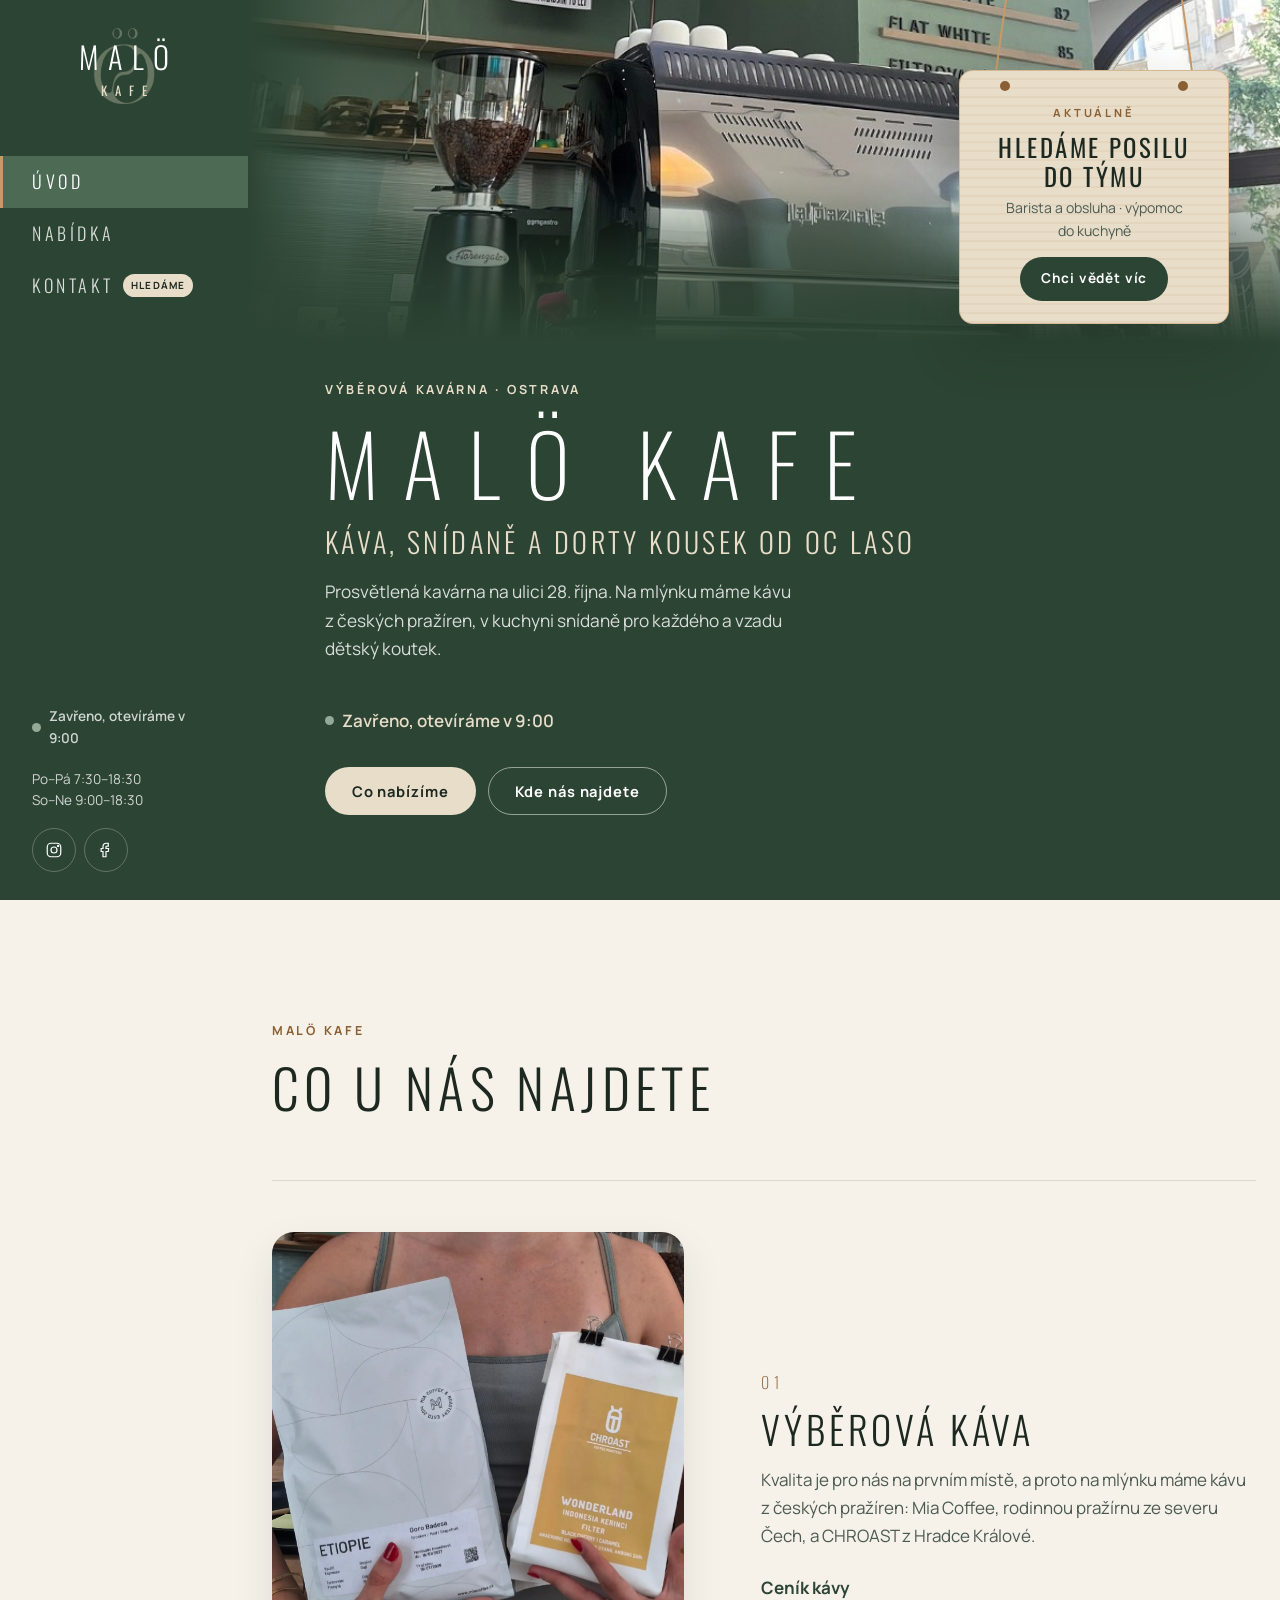
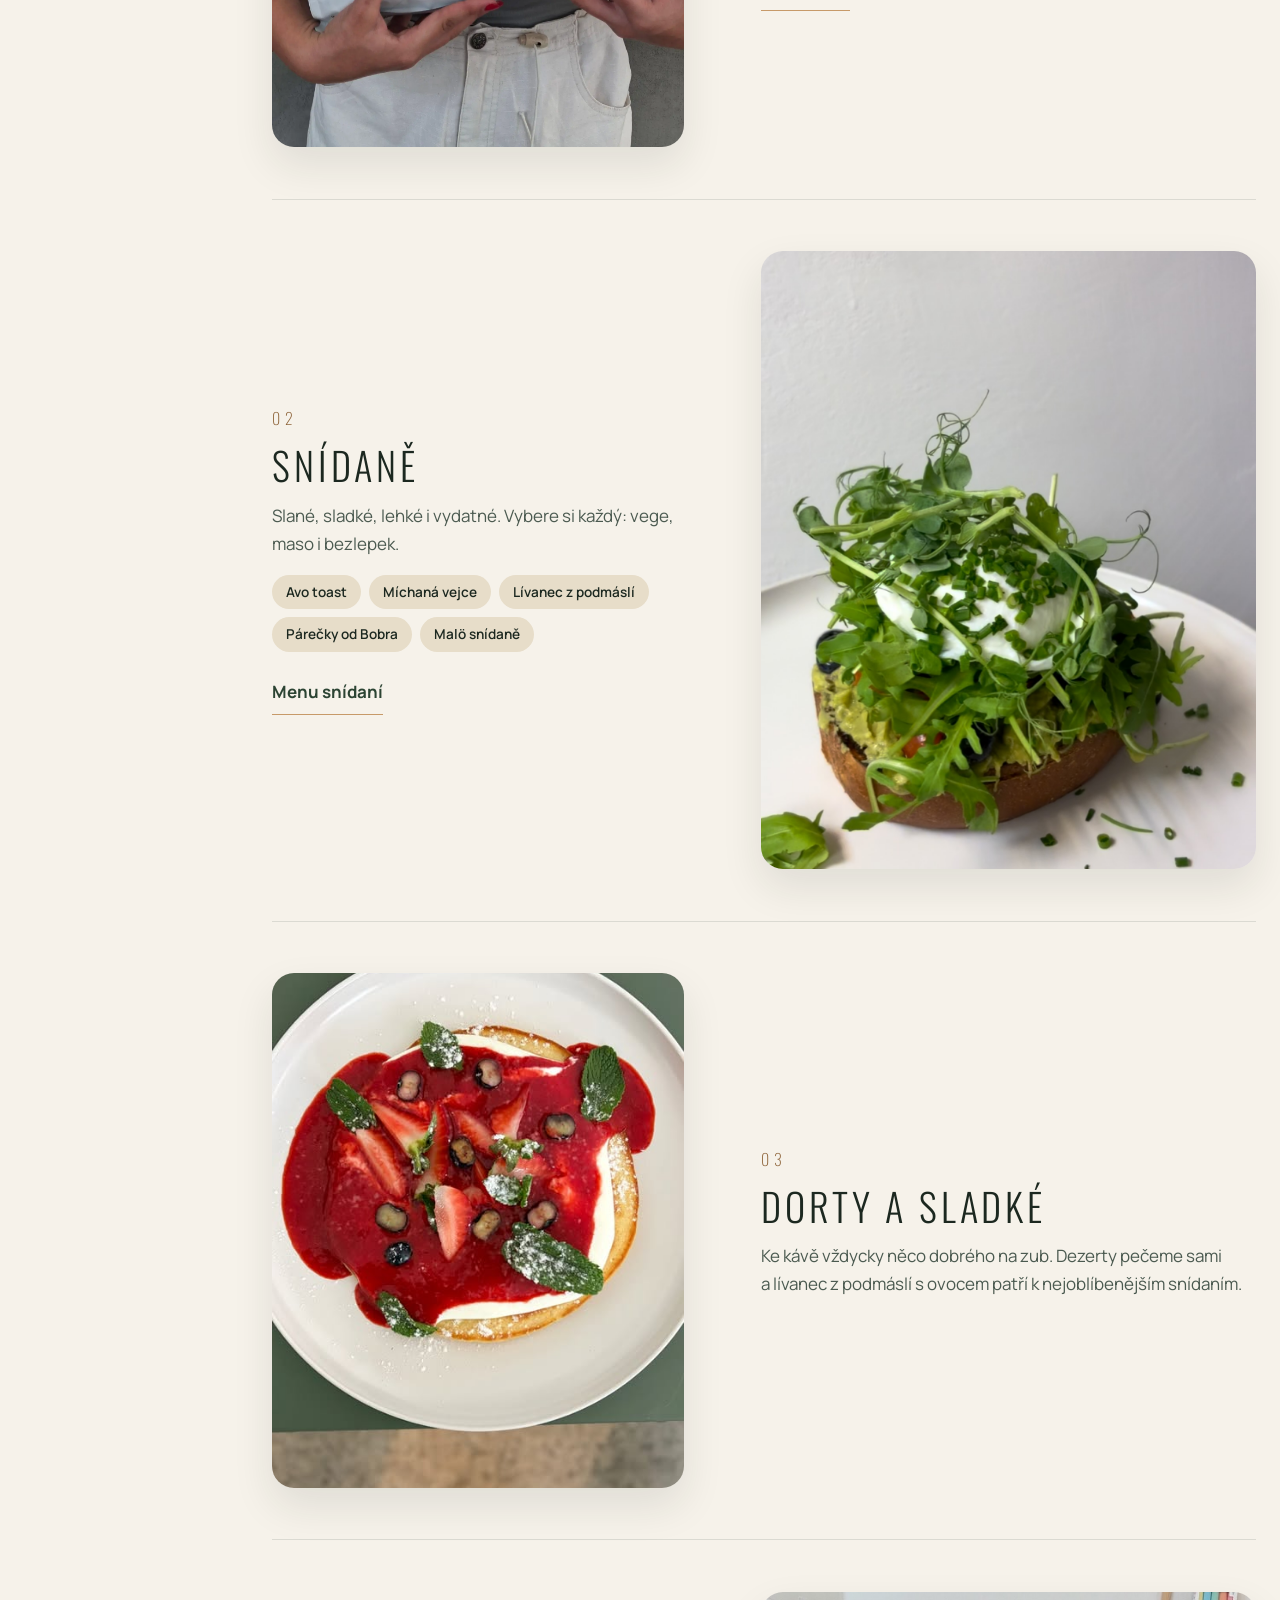
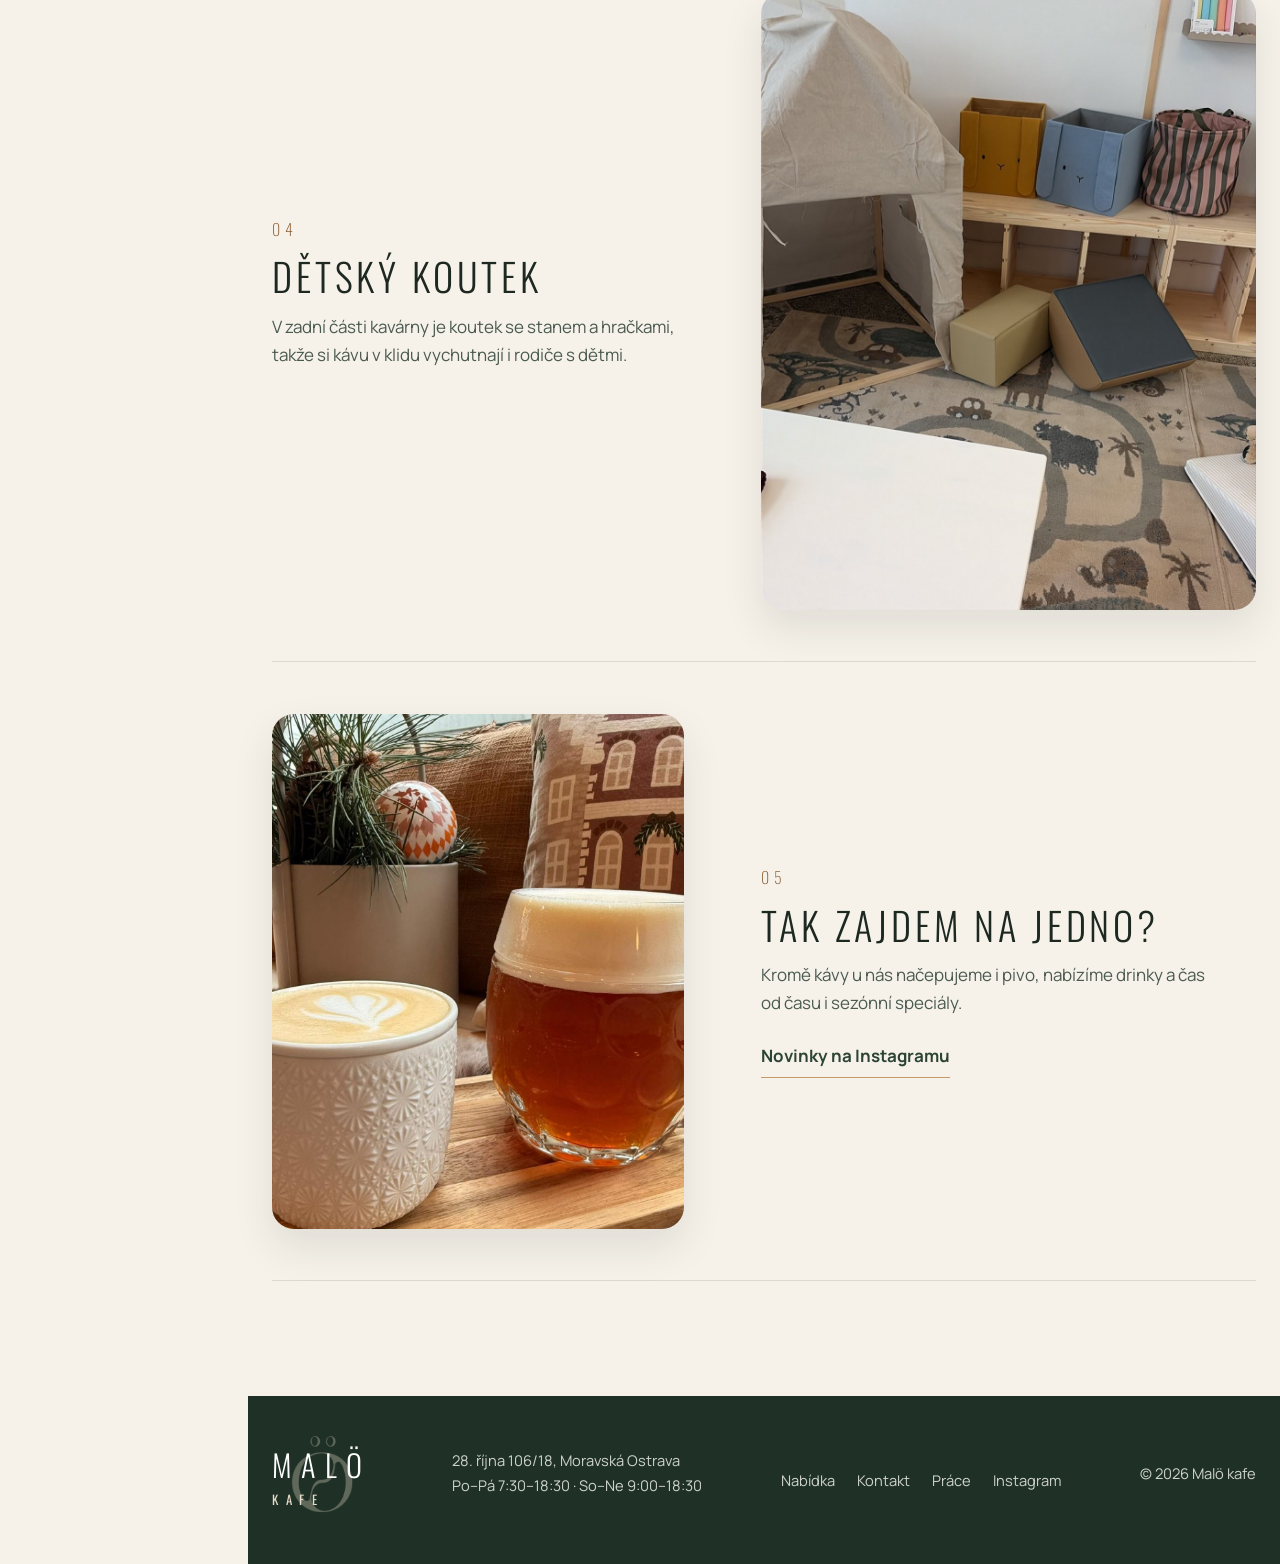
<file: index.html>
<!doctype html>
<html lang="cs">
<head>
  <meta charset="utf-8">
  <meta name="viewport" content="width=device-width, initial-scale=1">
  <title>Malö kafe – výběrová kavárna v centru Ostravy</title>
  <meta name="description" content="Malö kafe na ulici 28. října v Ostravě: výběrová káva z českých pražíren, snídaně, dorty, čepované pivo a dětský koutek.">
  <link rel="icon" href="logo.jpg">
  <link rel="preconnect" href="https://fonts.googleapis.com">
  <link rel="preconnect" href="https://fonts.gstatic.com" crossorigin>
  <link href="https://fonts.googleapis.com/css2?family=Manrope:wght@400;500;600;700&family=Oswald:wght@200..600&display=swap" rel="stylesheet">
  <link rel="stylesheet" href="styles.css">
</head>
<body>
  <a class="skip" href="#obsah">Přeskočit na obsah</a>

  <header class="topbar">
    <a class="logo" href="index.html" aria-label="Malö kafe – úvod"><img class="logo__mark" src="logo-svetle.png" width="320" height="320" alt=""><span class="logo__name">MALÖ</span><span class="logo__sub">kafe</span></a>
    <button class="menu-btn" type="button" aria-expanded="false" aria-controls="menu" aria-label="Otevřít menu"><span></span></button>
  </header>

  <aside class="rail" id="menu">
    <a class="logo" href="index.html" aria-label="Malö kafe – úvod"><img class="logo__mark" src="logo-svetle.png" width="320" height="320" alt=""><span class="logo__name">MALÖ</span><span class="logo__sub">kafe</span></a>
    <nav class="rail__nav" aria-label="Hlavní menu">
      <ul>
        <li><a href="index.html" aria-current="page"><span class="t">Úvod</span></a></li>
        <li><a href="nabidka.html"><span class="t">Nabídka</span></a></li>
        <li><a href="kontakt.html"><span class="t">Kontakt</span> <span class="tag-hiring">hledáme</span></a></li>
      </ul>
    </nav>
    <div class="rail__foot">
      <p class="status" data-status><span class="status__dot"></span><span class="status__text">Po–Pá 7:30–18:30</span></p>
      <p class="rail__hours">Po–Pá 7:30–18:30<br>So–Ne 9:00–18:30</p>
      <div class="social">
        <a href="https://www.instagram.com/malokafeostrava/" target="_blank" rel="noopener" aria-label="Instagram Malö kafe">
          <svg viewBox="0 0 24 24" fill="none" stroke="currentColor" stroke-width="1.6" aria-hidden="true"><rect x="3" y="3" width="18" height="18" rx="5"/><circle cx="12" cy="12" r="4"/><circle cx="17.5" cy="6.5" r=".8" fill="currentColor"/></svg>
        </a>
        <a href="https://www.facebook.com/notroublefm/" target="_blank" rel="noopener" aria-label="Facebook">
          <svg viewBox="0 0 24 24" fill="none" stroke="currentColor" stroke-width="1.6" aria-hidden="true"><path d="M15 3h-2.5A4.5 4.5 0 0 0 8 7.5V10H5.5v4H8v7h4v-7h3l.5-4H12V7.5c0-.3.2-.5.5-.5H15z"/></svg>
        </a>
      </div>
    </div>
  </aside>
  <div class="scrim" aria-hidden="true"></div>

  <div class="sign" role="complementary" aria-label="Aktuálně: hledáme posilu">
    <div class="sign__strings" aria-hidden="true"></div>
    <div class="sign__board">
      <span class="sign__kicker">Aktuálně</span>
      <p class="sign__title">Hledáme posilu do&nbsp;týmu</p>
      <p class="sign__roles">Barista a obsluha · výpomoc do&nbsp;kuchyně</p>
      <a class="btn btn--dark" href="kontakt.html#prace">Chci vědět víc</a>
    </div>
  </div>

  <main class="main" id="obsah">
    <section class="hero">
      <div class="hero__strip">
        <img src="head-bar.jpg" width="961" height="429" alt="Bar Malö kafe se zelenou stěnou, kávovarem, mlýnkem a ceníkem z dřevěných latěk">
      </div>
      <div class="hero__text">
        <span class="kicker kicker--light">Výběrová kavárna · Ostrava</span>
        <h1 class="hero__name">Malö kafe</h1>
        <p class="hero__title">Káva, snídaně a&nbsp;dorty kousek od&nbsp;OC&nbsp;Laso</p>
        <p class="hero__lead">Prosvětlená kavárna na ulici 28. října. Na mlýnku máme kávu z&nbsp;českých pražíren, v&nbsp;kuchyni snídaně pro každého a&nbsp;vzadu dětský koutek.</p>
        <p class="status hero__status" data-status><span class="status__dot"></span><span class="status__text">Po–Pá 7:30–18:30, So–Ne 9:00–18:30</span></p>
        <div class="btns">
          <a class="btn btn--oat" href="nabidka.html">Co nabízíme</a>
          <a class="btn btn--line" href="kontakt.html">Kde nás najdete</a>
        </div>
      </div>
    </section>

    <section class="section">
      <div class="wrap">
        <div class="section-head reveal">
          <span class="kicker">Malö kafe</span>
          <h2>Co u&nbsp;nás najdete</h2>
        </div>

        <article class="feature">
          <div class="feature__media reveal"><img src="kava-prazirny.webp" width="1440" height="1920" loading="lazy" alt="Dva sáčky výběrové kávy: Etiopie od Mia Coffee a Wonderland od CHROAST"></div>
          <div class="feature__body reveal">
            <span class="feature__num">01</span>
            <h3>Výběrová káva</h3>
            <p>Kvalita je pro nás na prvním místě, a&nbsp;proto na mlýnku máme kávu z&nbsp;českých pražíren: Mia Coffee, rodinnou pražírnu ze severu Čech, a&nbsp;CHROAST z&nbsp;Hradce Králové.</p>
            <a class="link" href="nabidka.html">Ceník kávy</a>
          </div>
        </article>

        <article class="feature feature--flip">
          <div class="feature__media reveal"><img src="avo-toast.jpg" width="1125" height="2000" loading="lazy" alt="Avo toast se zastřeným vejcem, rukolou a hráškovými výhonky"></div>
          <div class="feature__body reveal">
            <span class="feature__num">02</span>
            <h3>Snídaně</h3>
            <p>Slané, sladké, lehké i&nbsp;vydatné. Vybere si každý: vege, maso i&nbsp;bezlepek.</p>
            <ul class="mini-list">
              <li>Avo toast</li><li>Míchaná vejce</li><li>Lívanec z podmáslí</li><li>Párečky od Bobra</li><li>Malö snídaně</li>
            </ul>
            <a class="link" href="nabidka.html#snidane">Menu snídaní</a>
          </div>
        </article>

        <article class="feature">
          <div class="feature__media reveal"><img src="livanec.jpg" width="480" height="853" loading="lazy" alt="Lívanec se zakysanou smetanou, jahodami, borůvkami a mátou na zeleném stole"></div>
          <div class="feature__body reveal">
            <span class="feature__num">03</span>
            <h3>Dorty a&nbsp;sladké</h3>
            <p>Ke kávě vždycky něco dobrého na zub. Dezerty pečeme sami a&nbsp;lívanec z&nbsp;podmáslí s&nbsp;ovocem patří k&nbsp;nejoblíbenějším snídaním.</p>
          </div>
        </article>

        <article class="feature feature--flip">
          <div class="feature__media reveal"><img src="koutek.jpg" width="1080" height="1440" loading="lazy" alt="Dětský koutek se stanem, látkovými boxy na hračky a kobercem s mapou"></div>
          <div class="feature__body reveal">
            <span class="feature__num">04</span>
            <h3>Dětský koutek</h3>
            <p>V&nbsp;zadní části kavárny je koutek se stanem a&nbsp;hračkami, takže si kávu v&nbsp;klidu vychutnají i&nbsp;rodiče s&nbsp;dětmi.</p>
          </div>
        </article>

        <article class="feature">
          <div class="feature__media reveal"><img src="kava-pivo.jpg" width="1200" height="1600" loading="lazy" alt="Cappuccino s latte art a sklenice čepovaného piva na dřevěném prkénku"></div>
          <div class="feature__body reveal">
            <span class="feature__num">05</span>
            <h3>Tak zajdem na jedno?</h3>
            <p>Kromě kávy u&nbsp;nás načepujeme i&nbsp;pivo, nabízíme drinky a&nbsp;čas od&nbsp;času i&nbsp;sezónní speciály.</p>
            <a class="link" href="https://www.instagram.com/malokafeostrava/" target="_blank" rel="noopener">Novinky na Instagramu</a>
          </div>
        </article>
      </div>
    </section>
  </main>

  <footer class="footer main">
    <div class="wrap footer__grid">
      <a class="logo" href="index.html" aria-label="Malö kafe – úvod"><img class="logo__mark" src="logo-svetle.png" width="320" height="320" alt=""><span class="logo__name">MALÖ</span><span class="logo__sub">kafe</span></a>
      <p>28. října 106/18, Moravská Ostrava<br>Po–Pá 7:30–18:30 · So–Ne 9:00–18:30</p>
      <nav class="footer__links" aria-label="Odkazy v patičce">
        <a href="nabidka.html">Nabídka</a><a href="kontakt.html">Kontakt</a><a href="kontakt.html#prace">Práce</a>
        <a href="https://www.instagram.com/malokafeostrava/" target="_blank" rel="noopener">Instagram</a>
      </nav>
      <p>© <span data-year>2026</span> Malö kafe</p>
    </div>
  </footer>

  <script src="script.js"></script>
</body>
</html>
</file>
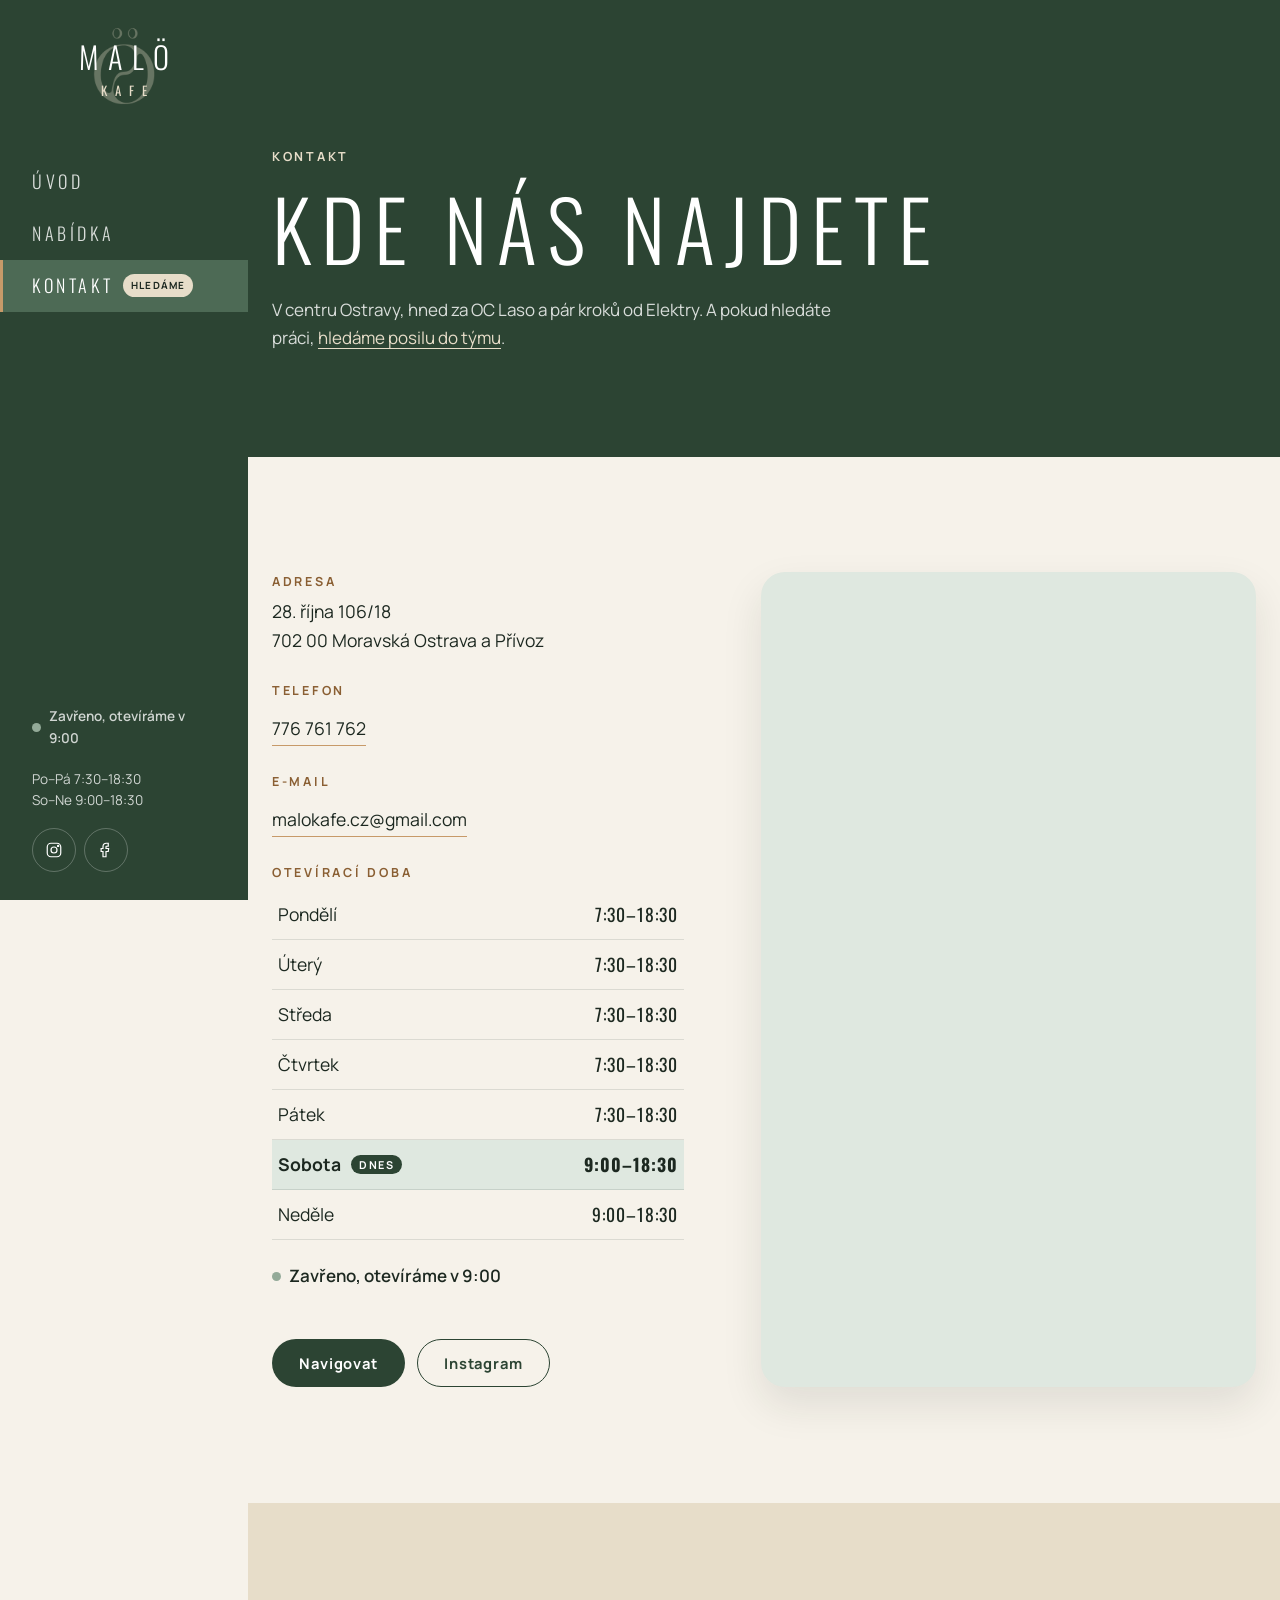
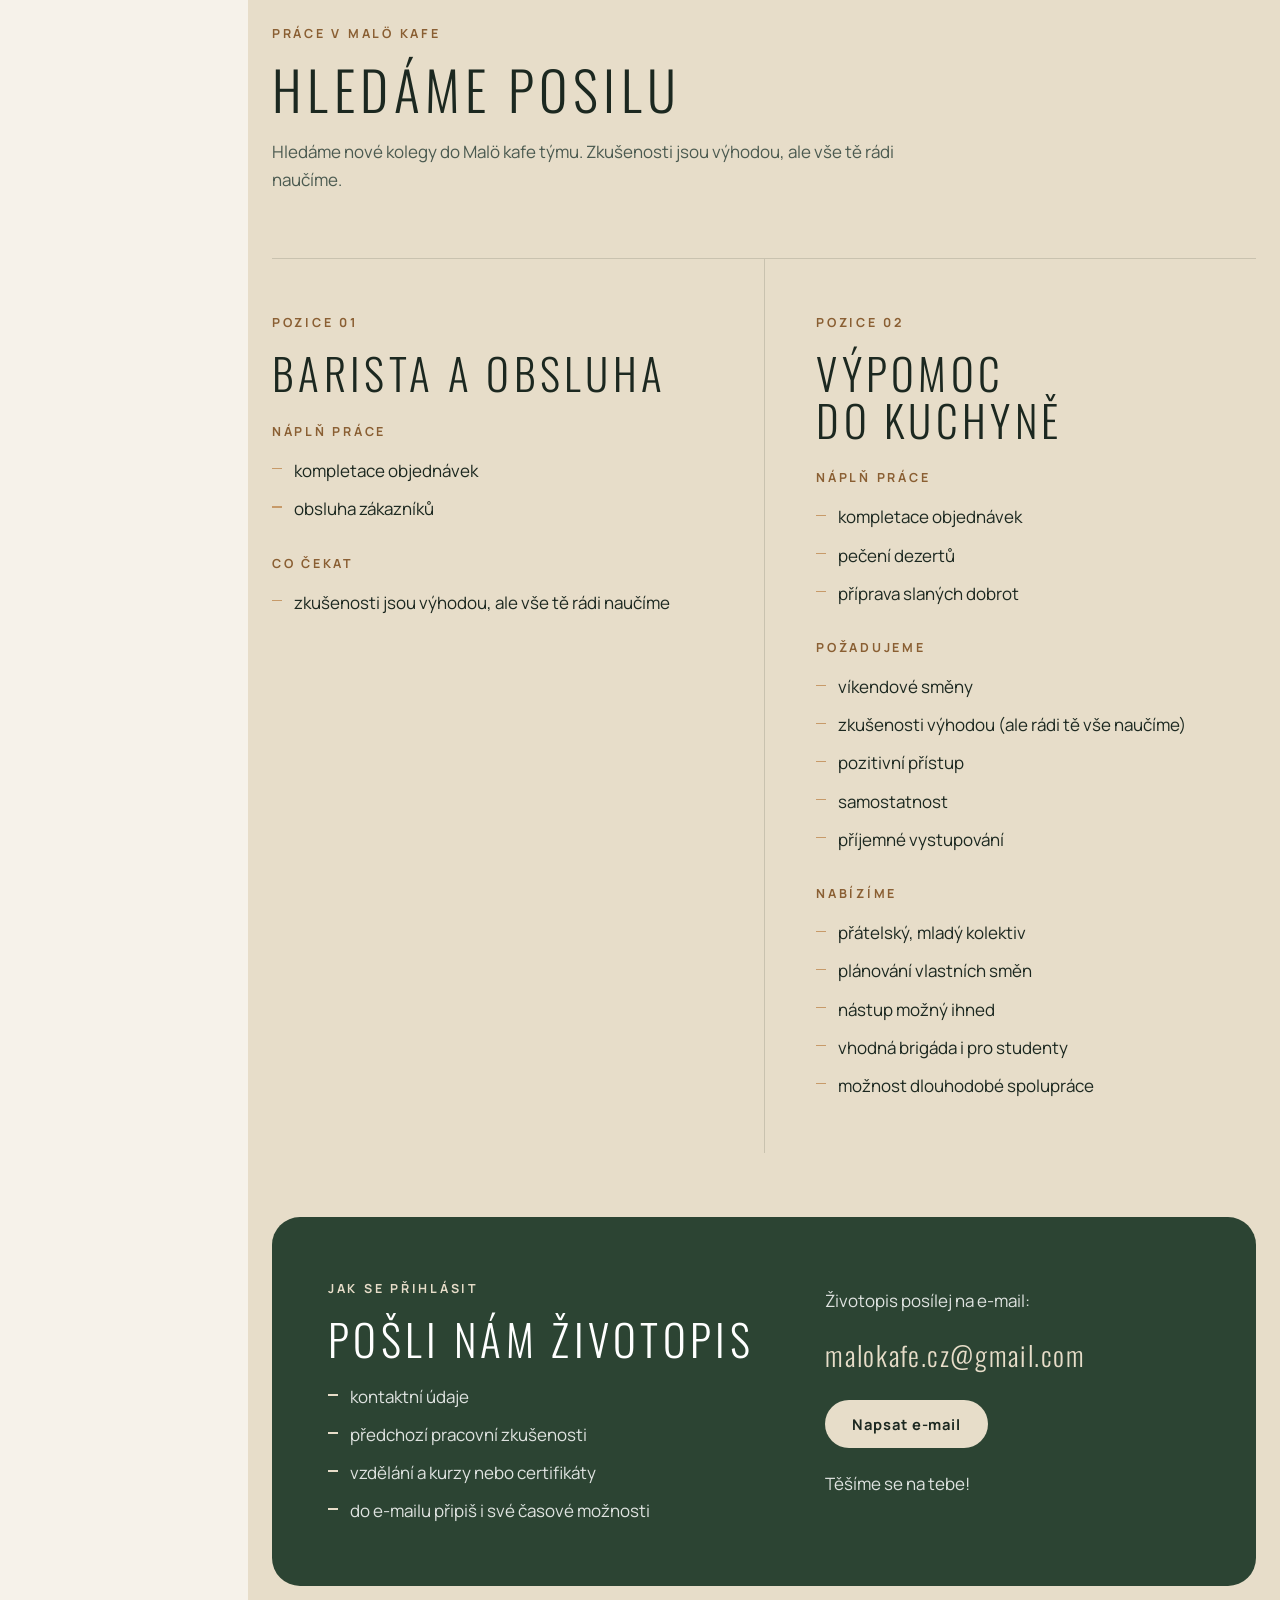
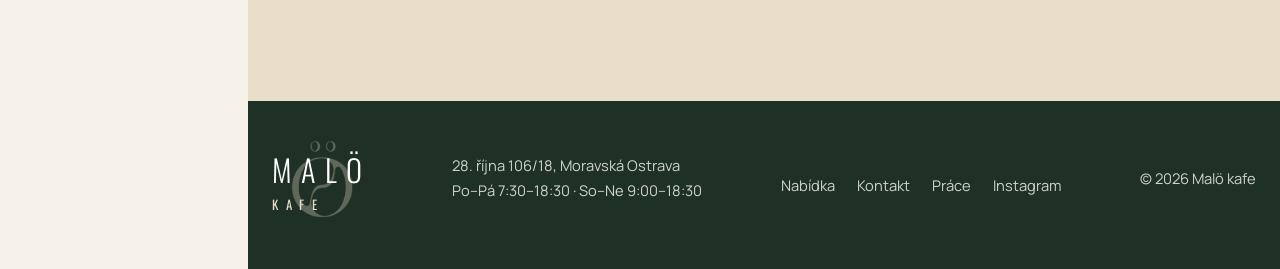
<file: kontakt.html>
<!doctype html>
<html lang="cs">
<head>
  <meta charset="utf-8">
  <meta name="viewport" content="width=device-width, initial-scale=1">
  <title>Kontakt a práce – Malö kafe, 28. října 18, Ostrava</title>
  <meta name="description" content="Malö kafe, 28. října 106/18, Moravská Ostrava. Otevřeno Po–Pá 7:30–18:30, So–Ne 9:00–18:30. Hledáme baristu a výpomoc do kuchyně.">
  <link rel="icon" href="logo.jpg">
  <link rel="preconnect" href="https://fonts.googleapis.com">
  <link rel="preconnect" href="https://fonts.gstatic.com" crossorigin>
  <link href="https://fonts.googleapis.com/css2?family=Manrope:wght@400;500;600;700&family=Oswald:wght@200..600&display=swap" rel="stylesheet">
  <link rel="stylesheet" href="styles.css">
</head>
<body>
  <a class="skip" href="#obsah">Přeskočit na obsah</a>

  <header class="topbar">
    <a class="logo" href="index.html" aria-label="Malö kafe – úvod"><img class="logo__mark" src="logo-svetle.png" width="320" height="320" alt=""><span class="logo__name">MALÖ</span><span class="logo__sub">kafe</span></a>
    <button class="menu-btn" type="button" aria-expanded="false" aria-controls="menu" aria-label="Otevřít menu"><span></span></button>
  </header>

  <aside class="rail" id="menu">
    <a class="logo" href="index.html" aria-label="Malö kafe – úvod"><img class="logo__mark" src="logo-svetle.png" width="320" height="320" alt=""><span class="logo__name">MALÖ</span><span class="logo__sub">kafe</span></a>
    <nav class="rail__nav" aria-label="Hlavní menu">
      <ul>
        <li><a href="index.html"><span class="t">Úvod</span></a></li>
        <li><a href="nabidka.html"><span class="t">Nabídka</span></a></li>
        <li><a href="kontakt.html" aria-current="page"><span class="t">Kontakt</span> <span class="tag-hiring">hledáme</span></a></li>
      </ul>
    </nav>
    <div class="rail__foot">
      <p class="status" data-status><span class="status__dot"></span><span class="status__text">Po–Pá 7:30–18:30</span></p>
      <p class="rail__hours">Po–Pá 7:30–18:30<br>So–Ne 9:00–18:30</p>
      <div class="social">
        <a href="https://www.instagram.com/malokafeostrava/" target="_blank" rel="noopener" aria-label="Instagram Malö kafe">
          <svg viewBox="0 0 24 24" fill="none" stroke="currentColor" stroke-width="1.6" aria-hidden="true"><rect x="3" y="3" width="18" height="18" rx="5"/><circle cx="12" cy="12" r="4"/><circle cx="17.5" cy="6.5" r=".8" fill="currentColor"/></svg>
        </a>
        <a href="https://www.facebook.com/notroublefm/" target="_blank" rel="noopener" aria-label="Facebook">
          <svg viewBox="0 0 24 24" fill="none" stroke="currentColor" stroke-width="1.6" aria-hidden="true"><path d="M15 3h-2.5A4.5 4.5 0 0 0 8 7.5V10H5.5v4H8v7h4v-7h3l.5-4H12V7.5c0-.3.2-.5.5-.5H15z"/></svg>
        </a>
      </div>
    </div>
  </aside>
  <div class="scrim" aria-hidden="true"></div>

  <main class="main" id="obsah">
    <header class="page-head">
      <div class="wrap reveal">
        <span class="kicker kicker--light">Kontakt</span>
        <h1>Kde nás najdete</h1>
        <p>V&nbsp;centru Ostravy, hned za OC&nbsp;Laso a&nbsp;pár kroků od&nbsp;Elektry. A&nbsp;pokud hledáte práci, <a href="#prace">hledáme posilu do&nbsp;týmu</a>.</p>
      </div>
    </header>

    <section class="section">
      <div class="wrap contact">
        <div class="reveal">
          <dl>
            <dt>Adresa</dt>
            <dd>28. října 106/18<br>702 00 Moravská Ostrava a&nbsp;Přívoz</dd>
            <dt>Telefon</dt>
            <dd><a href="tel:+420776761762">776 761 762</a></dd>
            <dt>E-mail</dt>
            <dd><a href="mailto:malokafe.cz@gmail.com">malokafe.cz@gmail.com</a></dd>
            <dt>Otevírací doba</dt>
            <dd>
              <table class="hours">
                <tbody>
                  <tr data-day="1"><td>Pondělí</td><td>7:30–18:30</td></tr>
                  <tr data-day="2"><td>Úterý</td><td>7:30–18:30</td></tr>
                  <tr data-day="3"><td>Středa</td><td>7:30–18:30</td></tr>
                  <tr data-day="4"><td>Čtvrtek</td><td>7:30–18:30</td></tr>
                  <tr data-day="5"><td>Pátek</td><td>7:30–18:30</td></tr>
                  <tr data-day="6"><td>Sobota</td><td>9:00–18:30</td></tr>
                  <tr data-day="0"><td>Neděle</td><td>9:00–18:30</td></tr>
                </tbody>
              </table>
            </dd>
          </dl>
          <p class="status" data-status style="margin-top:1.4rem"><span class="status__dot"></span><span class="status__text"></span></p>
          <div class="btns">
            <a class="btn btn--dark" href="https://www.google.com/maps/dir/?api=1&amp;destination=49.8365425,18.2937158" target="_blank" rel="noopener">Navigovat</a>
            <a class="btn btn--line-dark" href="https://www.instagram.com/malokafeostrava/" target="_blank" rel="noopener">Instagram</a>
          </div>
        </div>
        <iframe class="map reveal" title="Mapa: Malö kafe, 28. října 106/18, Ostrava" src="https://maps.google.com/maps?q=49.8365425,18.2937158&amp;z=17&amp;output=embed" loading="lazy" referrerpolicy="no-referrer-when-downgrade"></iframe>
      </div>
    </section>

    <section class="section bg-oat jobs-section" id="prace">
      <div class="wrap">
        <div class="section-head reveal">
          <span class="kicker">Práce v Malö kafe</span>
          <h2>Hledáme posilu</h2>
          <p>Hledáme nové kolegy do&nbsp;Malö kafe týmu. Zkušenosti jsou výhodou, ale vše tě rádi naučíme.</p>
        </div>
        <div class="jobs">
          <article class="job reveal">
            <span class="kicker">Pozice 01</span>
            <h3 class="job__title">Barista a&nbsp;obsluha</h3>
            <h4>Náplň práce</h4>
            <ul class="ticks">
              <li>kompletace objednávek</li>
              <li>obsluha zákazníků</li>
            </ul>
            <h4>Co čekat</h4>
            <ul class="ticks">
              <li>zkušenosti jsou výhodou, ale vše tě rádi naučíme</li>
            </ul>
          </article>
          <article class="job reveal">
            <span class="kicker">Pozice 02</span>
            <h3 class="job__title">Výpomoc do&nbsp;kuchyně</h3>
            <h4>Náplň práce</h4>
            <ul class="ticks">
              <li>kompletace objednávek</li>
              <li>pečení dezertů</li>
              <li>příprava slaných dobrot</li>
            </ul>
            <h4>Požadujeme</h4>
            <ul class="ticks">
              <li>víkendové směny</li>
              <li>zkušenosti výhodou (ale rádi tě vše naučíme)</li>
              <li>pozitivní přístup</li>
              <li>samostatnost</li>
              <li>příjemné vystupování</li>
            </ul>
            <h4>Nabízíme</h4>
            <ul class="ticks">
              <li>přátelský, mladý kolektiv</li>
              <li>plánování vlastních směn</li>
              <li>nástup možný ihned</li>
              <li>vhodná brigáda i&nbsp;pro studenty</li>
              <li>možnost dlouhodobé spolupráce</li>
            </ul>
          </article>
        </div>

        <div class="apply reveal">
          <div>
            <span class="kicker kicker--light">Jak se přihlásit</span>
            <h3 class="apply__title">Pošli nám životopis</h3>
            <ul class="ticks">
              <li>kontaktní údaje</li>
              <li>předchozí pracovní zkušenosti</li>
              <li>vzdělání a&nbsp;kurzy nebo certifikáty</li>
              <li>do e-mailu připiš i&nbsp;své časové možnosti</li>
            </ul>
          </div>
          <div>
            <p>Životopis posílej na e-mail:</p>
            <a class="mail" href="mailto:malokafe.cz@gmail.com?subject=Z%C3%A1jem%20o%20pr%C3%A1ci">malokafe.cz@gmail.com</a>
            <a class="btn btn--oat" href="mailto:malokafe.cz@gmail.com?subject=Z%C3%A1jem%20o%20pr%C3%A1ci">Napsat e-mail</a>
            <p style="margin-top:1.4rem">Těšíme se na tebe!</p>
          </div>
        </div>
      </div>
    </section>
  </main>

  <footer class="footer main">
    <div class="wrap footer__grid">
      <a class="logo" href="index.html" aria-label="Malö kafe – úvod"><img class="logo__mark" src="logo-svetle.png" width="320" height="320" alt=""><span class="logo__name">MALÖ</span><span class="logo__sub">kafe</span></a>
      <p>28. října 106/18, Moravská Ostrava<br>Po–Pá 7:30–18:30 · So–Ne 9:00–18:30</p>
      <nav class="footer__links" aria-label="Odkazy v patičce">
        <a href="nabidka.html">Nabídka</a><a href="kontakt.html">Kontakt</a><a href="kontakt.html#prace">Práce</a>
        <a href="https://www.instagram.com/malokafeostrava/" target="_blank" rel="noopener">Instagram</a>
      </nav>
      <p>© <span data-year>2026</span> Malö kafe</p>
    </div>
  </footer>

  <script src="script.js"></script>
</body>
</html>
</file>
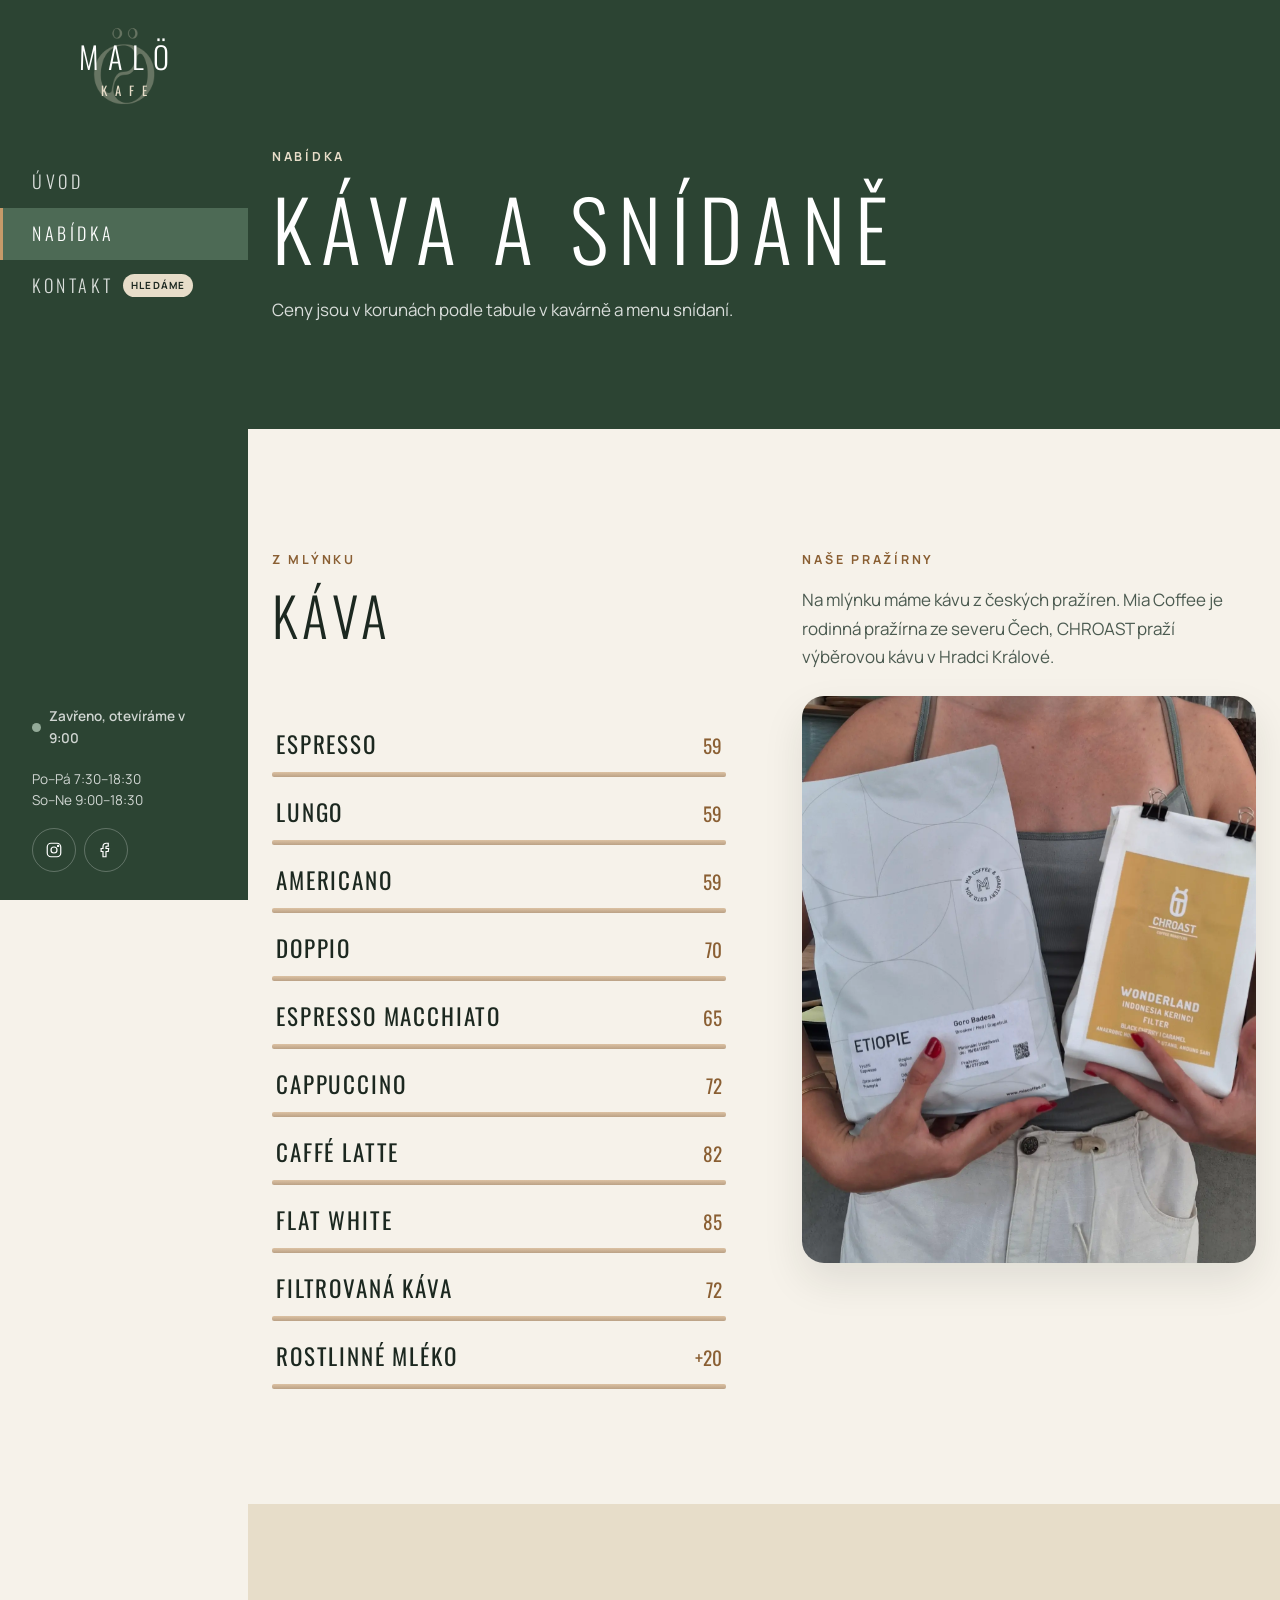
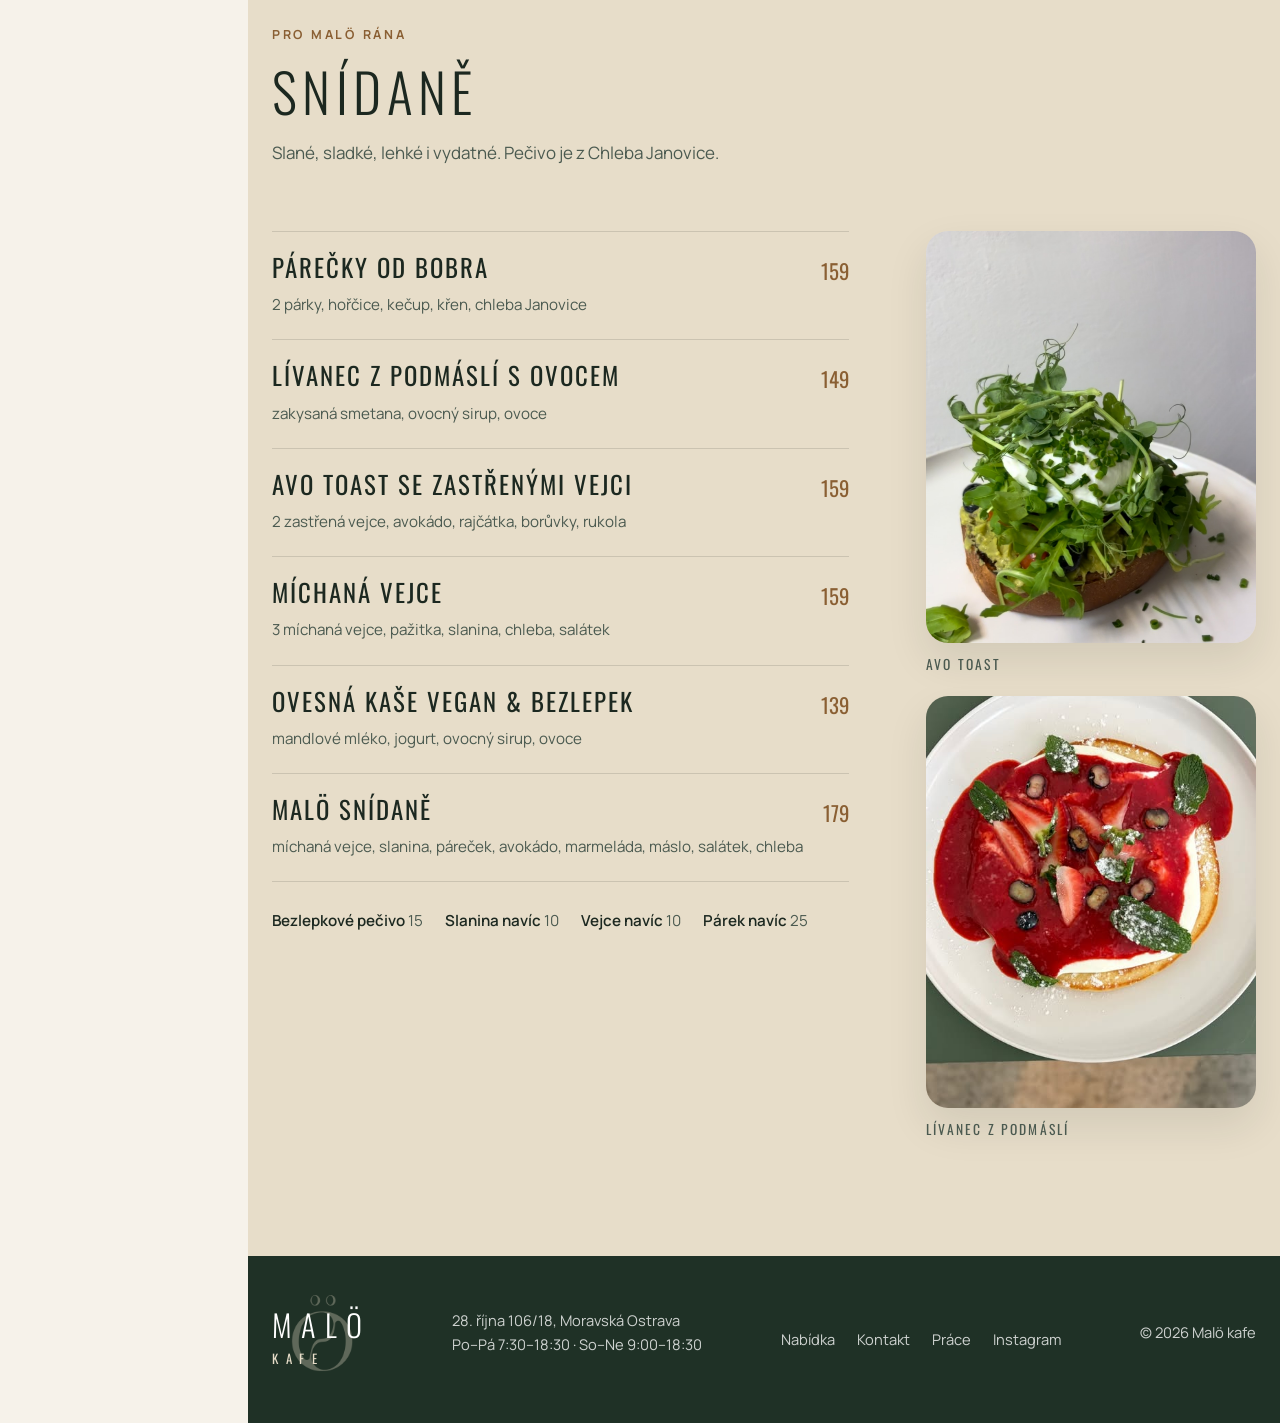
<file: nabidka.html>
<!doctype html>
<html lang="cs">
<head>
  <meta charset="utf-8">
  <meta name="viewport" content="width=device-width, initial-scale=1">
  <title>Nabídka – Malö kafe Ostrava</title>
  <meta name="description" content="Ceník kávy a menu snídaní v Malö kafe: espresso, flat white, filtrovaná káva, avo toast, lívanec z podmáslí, Malö snídaně.">
  <link rel="icon" href="logo.jpg">
  <link rel="preconnect" href="https://fonts.googleapis.com">
  <link rel="preconnect" href="https://fonts.gstatic.com" crossorigin>
  <link href="https://fonts.googleapis.com/css2?family=Manrope:wght@400;500;600;700&family=Oswald:wght@200..600&display=swap" rel="stylesheet">
  <link rel="stylesheet" href="styles.css">
</head>
<body>
  <a class="skip" href="#obsah">Přeskočit na obsah</a>

  <header class="topbar">
    <a class="logo" href="index.html" aria-label="Malö kafe – úvod"><img class="logo__mark" src="logo-svetle.png" width="320" height="320" alt=""><span class="logo__name">MALÖ</span><span class="logo__sub">kafe</span></a>
    <button class="menu-btn" type="button" aria-expanded="false" aria-controls="menu" aria-label="Otevřít menu"><span></span></button>
  </header>

  <aside class="rail" id="menu">
    <a class="logo" href="index.html" aria-label="Malö kafe – úvod"><img class="logo__mark" src="logo-svetle.png" width="320" height="320" alt=""><span class="logo__name">MALÖ</span><span class="logo__sub">kafe</span></a>
    <nav class="rail__nav" aria-label="Hlavní menu">
      <ul>
        <li><a href="index.html"><span class="t">Úvod</span></a></li>
        <li><a href="nabidka.html" aria-current="page"><span class="t">Nabídka</span></a></li>
        <li><a href="kontakt.html"><span class="t">Kontakt</span> <span class="tag-hiring">hledáme</span></a></li>
      </ul>
    </nav>
    <div class="rail__foot">
      <p class="status" data-status><span class="status__dot"></span><span class="status__text">Po–Pá 7:30–18:30</span></p>
      <p class="rail__hours">Po–Pá 7:30–18:30<br>So–Ne 9:00–18:30</p>
      <div class="social">
        <a href="https://www.instagram.com/malokafeostrava/" target="_blank" rel="noopener" aria-label="Instagram Malö kafe">
          <svg viewBox="0 0 24 24" fill="none" stroke="currentColor" stroke-width="1.6" aria-hidden="true"><rect x="3" y="3" width="18" height="18" rx="5"/><circle cx="12" cy="12" r="4"/><circle cx="17.5" cy="6.5" r=".8" fill="currentColor"/></svg>
        </a>
        <a href="https://www.facebook.com/notroublefm/" target="_blank" rel="noopener" aria-label="Facebook">
          <svg viewBox="0 0 24 24" fill="none" stroke="currentColor" stroke-width="1.6" aria-hidden="true"><path d="M15 3h-2.5A4.5 4.5 0 0 0 8 7.5V10H5.5v4H8v7h4v-7h3l.5-4H12V7.5c0-.3.2-.5.5-.5H15z"/></svg>
        </a>
      </div>
    </div>
  </aside>
  <div class="scrim" aria-hidden="true"></div>

  <main class="main" id="obsah">
    <header class="page-head">
      <div class="wrap reveal">
        <span class="kicker kicker--light">Nabídka</span>
        <h1>Káva a&nbsp;snídaně</h1>
        <p>Ceny jsou v&nbsp;korunách podle tabule v&nbsp;kavárně a&nbsp;menu snídaní.</p>
      </div>
    </header>

    <section class="section" id="kava">
      <div class="wrap menu-grid">
        <div>
          <div class="section-head reveal">
            <span class="kicker">Z mlýnku</span>
            <h2>Káva</h2>
          </div>
          <ul class="board">
            <li><span class="name">Espresso</span><span class="price">59</span></li>
            <li><span class="name">Lungo</span><span class="price">59</span></li>
            <li><span class="name">Americano</span><span class="price">59</span></li>
            <li><span class="name">Doppio</span><span class="price">70</span></li>
            <li><span class="name">Espresso macchiato</span><span class="price">65</span></li>
            <li><span class="name">Cappuccino</span><span class="price">72</span></li>
            <li><span class="name">Caffé latte</span><span class="price">82</span></li>
            <li><span class="name">Flat white</span><span class="price">85</span></li>
            <li><span class="name">Filtrovaná káva</span><span class="price">72</span></li>
            <li><span class="name">Rostlinné mléko</span><span class="price">+20</span></li>
          </ul>
        </div>
        <div class="menu-side reveal">
          <span class="kicker">Naše pražírny</span>
          <p>Na mlýnku máme kávu z&nbsp;českých pražíren. Mia Coffee je rodinná pražírna ze severu Čech, CHROAST praží výběrovou kávu v&nbsp;Hradci Králové.</p>
          <img src="kava-prazirny.webp" width="1440" height="1920" loading="lazy" alt="Sáčky výběrové kávy od Mia Coffee a CHROAST">
        </div>
      </div>
    </section>

    <section class="section bg-oat" id="snidane">
      <div class="wrap">
        <div class="section-head reveal">
          <span class="kicker">Pro Malö rána</span>
          <h2>Snídaně</h2>
          <p>Slané, sladké, lehké i&nbsp;vydatné. Pečivo je z&nbsp;Chleba Janovice.</p>
        </div>
        <div class="breakfast">
          <div>
            <ul class="dishes">
              <li class="dish reveal"><h3>Párečky od Bobra</h3><span class="price">159</span><p>2 párky, hořčice, kečup, křen, chleba Janovice</p></li>
              <li class="dish reveal"><h3>Lívanec z&nbsp;podmáslí s&nbsp;ovocem</h3><span class="price">149</span><p>zakysaná smetana, ovocný sirup, ovoce</p></li>
              <li class="dish reveal"><h3>Avo toast se zastřenými vejci</h3><span class="price">159</span><p>2 zastřená vejce, avokádo, rajčátka, borůvky, rukola</p></li>
              <li class="dish reveal"><h3>Míchaná vejce</h3><span class="price">159</span><p>3 míchaná vejce, pažitka, slanina, chleba, salátek</p></li>
              <li class="dish reveal"><h3>Ovesná kaše vegan &amp; bezlepek</h3><span class="price">139</span><p>mandlové mléko, jogurt, ovocný sirup, ovoce</p></li>
              <li class="dish reveal"><h3>Malö snídaně</h3><span class="price">179</span><p>míchaná vejce, slanina, páreček, avokádo, marmeláda, máslo, salátek, chleba</p></li>
            </ul>
            <p class="extras reveal">
              <span><strong>Bezlepkové pečivo</strong> 15</span>
              <span><strong>Slanina navíc</strong> 10</span>
              <span><strong>Vejce navíc</strong> 10</span>
              <span><strong>Párek navíc</strong> 25</span>
            </p>
          </div>
          <div class="dish-photos">
            <figure class="reveal"><img src="avo-toast.jpg" width="1125" height="2000" loading="lazy" alt="Avo toast se zastřeným vejcem a rukolou"><figcaption>Avo toast</figcaption></figure>
            <figure class="reveal"><img src="livanec.jpg" width="480" height="853" loading="lazy" alt="Lívanec s jahodami, borůvkami a mátou"><figcaption>Lívanec z podmáslí</figcaption></figure>
          </div>
        </div>
      </div>
    </section>
  </main>

  <footer class="footer main">
    <div class="wrap footer__grid">
      <a class="logo" href="index.html" aria-label="Malö kafe – úvod"><img class="logo__mark" src="logo-svetle.png" width="320" height="320" alt=""><span class="logo__name">MALÖ</span><span class="logo__sub">kafe</span></a>
      <p>28. října 106/18, Moravská Ostrava<br>Po–Pá 7:30–18:30 · So–Ne 9:00–18:30</p>
      <nav class="footer__links" aria-label="Odkazy v patičce">
        <a href="nabidka.html">Nabídka</a><a href="kontakt.html">Kontakt</a><a href="kontakt.html#prace">Práce</a>
        <a href="https://www.instagram.com/malokafeostrava/" target="_blank" rel="noopener">Instagram</a>
      </nav>
      <p>© <span data-year>2026</span> Malö kafe</p>
    </div>
  </footer>

  <script src="script.js"></script>
</body>
</html>
</file>
<file: styles.css>
/* Malö kafe – viz DESIGN.md */
:root {
  --forest: #2c4433;      --forest-rgb: 44, 68, 51;
  --forest-deep: #1f3126;
  --moss: #4d6a55;
  --sage: #93aa98;        --sage-rgb: 147, 170, 152;
  --sage-light: #dfe8e0;
  --oat: #e7ddc9;         --oat-rgb: 231, 221, 201;
  --wood: #c79a69;        --wood-rgb: 199, 154, 105;
  --wood-deep: #8a5f33;
  --cream: #f6f2ea;       --cream-rgb: 246, 242, 234;
  --ink: #1c2820;         --ink-rgb: 28, 40, 32;
  --ink-soft: #4b5a50;
  --white: #ffffff;       --white-rgb: 255, 255, 255;
  --open: #8fd19e;

  --font-display: "Oswald", "Arial Narrow", sans-serif;
  --font-body: "Manrope", system-ui, sans-serif;

  --rail: 248px;
  --shadow-soft: 0 18px 40px rgba(var(--ink-rgb), .10);
  --shadow-sign: 0 24px 50px rgba(var(--ink-rgb), .28);
  --ease: cubic-bezier(.22, .8, .24, 1);
  --section: clamp(4rem, 9vw, 7.5rem);
}

*, *::before, *::after { box-sizing: border-box; }
html { -webkit-text-size-adjust: 100%; scroll-behavior: smooth; }
body {
  margin: 0;
  background: var(--cream);
  color: var(--ink);
  font-family: var(--font-body);
  font-size: 1.0625rem;
  line-height: 1.65;
  overflow-x: hidden;
}
img { display: block; max-width: 100%; height: auto; }
a { color: inherit; }
h1, h2, h3 {
  font-family: var(--font-display);
  font-weight: 300;
  text-transform: uppercase;
  line-height: 1.08;
  margin: 0;
}
p { margin: 0 0 1em; }
:focus-visible { outline: 3px solid var(--wood); outline-offset: 3px; border-radius: 4px; }
.sr-only {
  position: absolute; width: 1px; height: 1px; padding: 0; margin: -1px;
  overflow: hidden; clip: rect(0 0 0 0); white-space: nowrap; border: 0;
}
.skip {
  position: absolute; left: 12px; top: -60px; z-index: 100;
  background: var(--oat); color: var(--ink); padding: 12px 18px; border-radius: 999px;
  text-decoration: none; font-weight: 700;
}
.skip:focus { top: 12px; }

.wrap { width: min(1120px, 100% - 48px); margin-inline: auto; }
.kicker {
  display: inline-block;
  font-size: .78rem; font-weight: 700; letter-spacing: .22em; text-transform: uppercase;
  color: var(--wood-deep);
  margin-bottom: 1rem;
}
.on-dark .kicker, .kicker--light { color: var(--oat); }

/* ---------- Boční menu ---------- */
.rail {
  position: fixed; inset: 0 auto 0 0; z-index: 40;
  width: var(--rail);
  background: var(--forest);
  color: var(--white);
  display: flex; flex-direction: column;
  padding: 36px 0 28px;
}
.logo {
  position: relative; isolation: isolate;
  display: inline-flex; flex-direction: column; align-items: center;
  text-decoration: none; color: var(--white);
  margin: 0 auto 48px; padding: 6px 10px;
  min-height: 44px;
}
/* Logo Malö kafe (Ö se zrnkem) za nápisem */
.logo__mark {
  position: absolute; z-index: -1;
  left: 50%; top: 50%;
  width: 118px; height: 118px; max-width: none;
  transform: translate(-50%, -54%);
  opacity: .32;
  pointer-events: none;
}
.logo__name {
  font-family: var(--font-display); font-weight: 300;
  font-size: 1.9rem; letter-spacing: .3em; line-height: 1;
  margin-right: -.3em;
}
.logo__sub {
  font-family: var(--font-display); font-weight: 400;
  font-size: .8rem; letter-spacing: .6em; text-transform: uppercase;
  margin-top: 8px; margin-right: -.6em; color: var(--oat);
}
.rail__nav ul { list-style: none; margin: 0; padding: 0; }
.rail__nav a {
  position: relative;
  display: flex; align-items: center; gap: 10px;
  min-height: 52px; padding: 0 32px;
  font-family: var(--font-display); font-weight: 300;
  font-size: 1.12rem; letter-spacing: .2em; text-transform: uppercase;
  text-decoration: none; color: rgba(var(--white-rgb), .82);
  transition: background .35s var(--ease), color .35s var(--ease);
}
.rail__nav a span.t { transition: transform .35s var(--ease); }
.rail__nav a::before {
  content: ""; position: absolute; left: 0; top: 50%;
  width: 3px; height: 0; background: var(--wood);
  transform: translateY(-50%); transition: height .35s var(--ease);
}
.rail__nav a:hover { color: var(--white); }
.rail__nav a:hover span.t { transform: translateX(6px); }
.rail__nav a:hover::before { height: 40%; }
.rail__nav a[aria-current="page"] { background: var(--moss); color: var(--white); }
.rail__nav a[aria-current="page"]::before { height: 100%; }
.tag-hiring {
  font-family: var(--font-body); font-size: .62rem; font-weight: 700;
  letter-spacing: .12em; text-transform: uppercase;
  background: var(--oat); color: var(--ink);
  padding: 3px 8px; border-radius: 999px;
}
.rail__foot {
  margin-top: auto; padding: 0 32px;
  font-size: .85rem; color: rgba(var(--white-rgb), .78);
}
.status { display: inline-flex; align-items: center; gap: 8px; font-weight: 600; }
.status__dot {
  width: 9px; height: 9px; border-radius: 50%;
  background: var(--sage); flex: none;
}
.status.is-open .status__dot { background: var(--open); }
.rail__hours { margin: 6px 0 18px; line-height: 1.5; }
.social { display: flex; gap: 8px; }
.social a {
  display: grid; place-items: center;
  width: 44px; height: 44px; border-radius: 50%;
  border: 1px solid rgba(var(--white-rgb), .25);
  color: var(--white);
  transition: background .3s var(--ease), border-color .3s var(--ease);
}
.social a:hover { background: var(--moss); border-color: var(--moss); }
.social svg { width: 18px; height: 18px; }

/* Horní lišta na mobilu */
.topbar { display: none; }
.menu-btn {
  width: 48px; height: 48px; border-radius: 50%;
  border: 1px solid rgba(var(--white-rgb), .3);
  background: transparent; color: var(--white);
  display: grid; place-items: center; cursor: pointer;
}
.menu-btn span, .menu-btn span::before, .menu-btn span::after {
  display: block; width: 18px; height: 1.5px; background: currentColor;
  position: relative; transition: transform .3s var(--ease), background .3s;
}
.menu-btn span::before, .menu-btn span::after { content: ""; position: absolute; left: 0; }
.menu-btn span::before { top: -6px; }
.menu-btn span::after { top: 6px; }
.nav-open .menu-btn span { background: transparent; }
.nav-open .menu-btn span::before { transform: translateY(6px) rotate(45deg); }
.nav-open .menu-btn span::after { transform: translateY(-6px) rotate(-45deg); }
.scrim { display: none; }

/* ---------- Hlavní plocha ---------- */
.main { margin-left: var(--rail); min-width: 0; }

/* Úvod: vodorovný pás fotky nahoře, vlevo splývá s menu, dole se rozplyne do zelené */
.hero {
  background: var(--forest);
  color: var(--white);
  min-height: 100vh; min-height: 100svh;
  display: grid;
  grid-template-rows: auto 1fr;
}
.hero__strip {
  position: relative; display: block; overflow: hidden;
  height: clamp(220px, 38vh, 420px);
}
.hero__strip img {
  position: absolute; inset: 0;
  width: 100%; height: 100%; object-fit: cover; object-position: 50% 45%;
}
.hero__strip::after {
  content: ""; position: absolute; inset: 0; pointer-events: none;
  background:
    linear-gradient(90deg, var(--forest) 0%, rgba(var(--forest-rgb), .55) 9%, rgba(var(--forest-rgb), 0) 26%),
    linear-gradient(180deg, rgba(var(--forest-rgb), 0) 50%, rgba(var(--forest-rgb), .7) 82%, var(--forest) 100%);
}
.hero__text {
  align-self: center;
  padding: clamp(8px, 2vw, 24px) clamp(28px, 6vw, 96px) clamp(40px, 6vw, 80px);
  max-width: 52rem;
}
.hero__name {
  font-weight: 200;
  font-size: clamp(3.2rem, 6.6vw, 6.2rem);
  letter-spacing: .3em;
  line-height: 1;
  margin: .2rem -.3em 1.2rem 0;
}
.hero__title {
  font-family: var(--font-display); font-weight: 300; text-transform: uppercase;
  font-size: clamp(1.3rem, 2.2vw, 1.8rem);
  letter-spacing: .12em; line-height: 1.25;
  color: var(--oat);
  margin-bottom: 1.2rem;
}
.hero__lead { color: rgba(var(--white-rgb), .82); font-size: 1.08rem; max-width: 32rem; }
.hero__status { margin: 1.6rem 0 2rem; color: var(--oat); }
.btns { display: flex; flex-wrap: wrap; gap: 12px; }

.btn {
  display: inline-flex; align-items: center; justify-content: center; gap: 10px;
  min-height: 48px; padding: 0 26px;
  border-radius: 999px; border: 1.5px solid transparent;
  font-family: var(--font-body); font-weight: 700; font-size: .92rem;
  letter-spacing: .06em; text-decoration: none; cursor: pointer;
  transition: background .3s var(--ease), color .3s var(--ease), border-color .3s var(--ease);
}
.btn--dark { background: var(--forest); color: var(--white); }
.btn--dark:hover { background: var(--forest-deep); }
.btn--oat { background: var(--oat); color: var(--ink); }
.btn--oat:hover { background: var(--white); }
.btn--line { border-color: rgba(var(--white-rgb), .5); color: var(--white); }
.btn--line:hover { border-color: var(--white); background: rgba(var(--white-rgb), .1); }
.btn--line-dark { border-color: var(--forest); color: var(--forest); }
.btn--line-dark:hover { background: var(--forest); color: var(--white); }
.btn svg { width: 16px; height: 16px; }

/* Sekce */
.section { padding: var(--section) 0; }
.section-head { max-width: 40rem; margin-bottom: clamp(2.5rem, 5vw, 4rem); }
.section-head h2 { font-size: clamp(2rem, 4.2vw, 3.4rem); letter-spacing: .1em; }
.section-head p { margin-top: 1.2rem; color: var(--ink-soft); }

/* Co u nás najdeš */
.feature {
  display: grid;
  grid-template-columns: minmax(0, 5fr) minmax(0, 6fr);
  gap: clamp(28px, 6vw, 96px);
  align-items: center;
  padding: clamp(2rem, 4vw, 3.5rem) 0;
  border-top: 1px solid rgba(var(--ink-rgb), .12);
}
.feature:last-child { border-bottom: 1px solid rgba(var(--ink-rgb), .12); }
.feature--flip .feature__media { order: 2; }
.feature__media img {
  width: 100%; aspect-ratio: 4 / 5; object-fit: cover;
  border-radius: 22px; box-shadow: var(--shadow-soft);
  transition: box-shadow .4s var(--ease);
}
.feature__media img:hover { box-shadow: 0 26px 56px rgba(var(--ink-rgb), .16); }
.feature__num {
  font-family: var(--font-display); font-weight: 200;
  font-size: 1rem; letter-spacing: .3em; color: var(--wood-deep);
  display: block; margin-bottom: .8rem;
}
.feature h3 { font-size: clamp(1.6rem, 3vw, 2.4rem); letter-spacing: .1em; margin-bottom: 1rem; }
.feature p { color: var(--ink-soft); max-width: 32rem; }
.feature .link {
  display: inline-flex; align-items: center; gap: 8px; min-height: 44px;
  font-weight: 700; color: var(--forest); text-decoration: none;
  border-bottom: 1.5px solid var(--wood);
}
.feature .link:hover { color: var(--wood-deep); }
.mini-list {
  display: flex; flex-wrap: wrap; gap: 8px; list-style: none; padding: 0; margin: 0 0 1.2rem;
}
.mini-list li {
  background: var(--oat); border-radius: 999px; padding: 6px 14px;
  font-size: .85rem; font-weight: 600;
}

/* Záhlaví podstránek */
.page-head {
  background: var(--forest); color: var(--white);
  padding: clamp(5rem, 11vw, 9rem) 0 clamp(3rem, 7vw, 5.5rem);
}
.page-head h1 { font-size: clamp(2.8rem, 6.5vw, 5.6rem); letter-spacing: .12em; }
.page-head p { max-width: 36rem; margin-top: 1.4rem; color: rgba(var(--white-rgb), .82); }

/* Nabídka – ceník kávy */
.menu-grid {
  display: grid; grid-template-columns: minmax(0, 1fr) minmax(0, 1fr);
  gap: clamp(2rem, 6vw, 6rem);
}
.board { list-style: none; margin: 0; padding: 0; }
.board li {
  position: relative;
  display: flex; justify-content: space-between; align-items: baseline; gap: 16px;
  padding: 16px 4px 14px;
}
.board li::after {
  content: ""; position: absolute; left: 0; right: 0; bottom: 0;
  height: 5px; border-radius: 2px;
  background: linear-gradient(180deg, var(--wood), var(--wood-deep));
  opacity: .55;
  transform-origin: left center;
  transition: transform .9s var(--ease);
}
.board .name {
  font-family: var(--font-display); font-weight: 400;
  font-size: clamp(1.15rem, 1.8vw, 1.45rem); letter-spacing: .08em; text-transform: uppercase;
}
.board .price { font-family: var(--font-display); font-size: 1.2rem; color: var(--wood-deep); white-space: nowrap; }
.board-note { margin-top: 1.4rem; font-size: .92rem; color: var(--ink-soft); }
.menu-side p { color: var(--ink-soft); }
.menu-side img {
  width: 100%; aspect-ratio: 4 / 5; object-fit: cover;
  border-radius: 22px; box-shadow: var(--shadow-soft); margin-top: 1.6rem;
}

/* Snídaně */
.breakfast {
  display: grid; grid-template-columns: minmax(0, 7fr) minmax(0, 4fr);
  gap: clamp(2rem, 6vw, 5rem); align-items: start;
}
.dishes { list-style: none; margin: 0; padding: 0; }
.dish {
  display: grid; grid-template-columns: 1fr auto; gap: 4px 20px;
  padding: 22px 0; border-bottom: 1px solid rgba(var(--ink-rgb), .14);
}
.dish:first-child { border-top: 1px solid rgba(var(--ink-rgb), .14); }
.dish h3 { font-size: clamp(1.2rem, 2vw, 1.55rem); font-weight: 400; letter-spacing: .08em; }
.dish .price { font-family: var(--font-display); font-size: 1.3rem; color: var(--wood-deep); }
.dish p { grid-column: 1 / -1; margin: 0; color: var(--ink-soft); font-size: .95rem; }
.extras { display: flex; flex-wrap: wrap; gap: 8px 22px; margin-top: 1.6rem; font-size: .95rem; color: var(--ink-soft); }
.extras strong { color: var(--ink); font-weight: 600; }
.dish-photos { display: grid; gap: 20px; position: sticky; top: 32px; }
.dish-photos figure { margin: 0; }
.dish-photos img { width: 100%; aspect-ratio: 4 / 5; object-fit: cover; border-radius: 22px; box-shadow: var(--shadow-soft); }
.dish-photos figcaption {
  font-family: var(--font-display); letter-spacing: .16em; text-transform: uppercase;
  font-size: .85rem; margin-top: 10px; color: var(--ink-soft);
}
.bg-oat { background: var(--oat); }

/* Práce */
.jobs { display: grid; grid-template-columns: 1fr 1fr; gap: 0; }
.job { padding: clamp(1.5rem, 4vw, 3rem) clamp(1.5rem, 4vw, 3.5rem) clamp(1.5rem, 4vw, 3rem) 0; }
.job + .job { border-left: 1px solid rgba(var(--ink-rgb), .15); padding-left: clamp(1.5rem, 4vw, 3.5rem); padding-right: 0; }
.jobs-section { scroll-margin-top: 64px; }
.job__title { font-size: clamp(1.8rem, 3.4vw, 2.7rem); letter-spacing: .1em; margin-bottom: 1.4rem; }
.job h4 {
  font-family: var(--font-body); font-weight: 700; font-size: .78rem; text-transform: uppercase;
  letter-spacing: .22em; color: var(--wood-deep); margin: 1.6rem 0 .6rem;
}
.jobs { border-top: 1px solid rgba(var(--ink-rgb), .15); margin-bottom: clamp(2.5rem, 5vw, 4rem); }
.ticks { list-style: none; margin: 0; padding: 0; }
.ticks li { position: relative; padding: 5px 0 5px 22px; }
.ticks li::before {
  content: ""; position: absolute; left: 0; top: .95em;
  width: 10px; height: 1.5px; background: var(--wood);
}
.apply {
  background: var(--forest); color: var(--white);
  border-radius: 28px; padding: clamp(2rem, 5vw, 3.5rem);
  display: grid; grid-template-columns: minmax(0, 1.2fr) minmax(0, 1fr); gap: clamp(1.5rem, 4vw, 3rem);
  align-items: center;
}
.page-head a { color: var(--oat); text-underline-offset: 4px; }
.page-head a:hover { color: var(--white); }
.apply__title { font-size: clamp(1.8rem, 3.4vw, 2.7rem); letter-spacing: .1em; margin-bottom: 1rem; }
.apply p, .apply li { color: rgba(var(--white-rgb), .85); }
.apply .ticks li::before { background: var(--oat); }
.mail {
  display: block; font-family: var(--font-display); font-weight: 300;
  font-size: clamp(1.2rem, 2.4vw, 1.7rem); letter-spacing: .06em;
  color: var(--oat); text-decoration: none; margin: .6rem 0 1.4rem; word-break: break-all;
}
.mail:hover { color: var(--white); }

/* Kontakt */
.contact { display: grid; grid-template-columns: minmax(0, 1fr) minmax(0, 1.2fr); gap: clamp(2rem, 6vw, 5rem); }
.contact dl { margin: 0; }
.contact dt {
  font-size: .78rem; font-weight: 700; letter-spacing: .22em; text-transform: uppercase;
  color: var(--wood-deep); margin-top: 1.6rem;
}
.contact dt:first-child { margin-top: 0; }
.contact dd { margin: .3rem 0 0; font-size: 1.1rem; }
.contact dd a { text-decoration: none; border-bottom: 1.5px solid var(--wood); display: inline-block; padding: 8px 0 2px; }
.contact dd a:hover { color: var(--wood-deep); }
.hours { width: 100%; border-collapse: collapse; margin-top: .4rem; }
.hours td { padding: 10px 6px; border-bottom: 1px solid rgba(var(--ink-rgb), .12); }
.hours td:last-child { text-align: right; font-family: var(--font-display); letter-spacing: .06em; }
.hours tr.is-today td { background: var(--sage-light); font-weight: 700; }
.hours tr.is-today td:first-child::after {
  content: "dnes"; margin-left: 10px; font-size: .68rem; letter-spacing: .14em; text-transform: uppercase;
  background: var(--forest); color: var(--white); padding: 2px 8px; border-radius: 999px; vertical-align: 2px;
}
.map {
  width: 100%; min-height: 420px; height: 100%; border: 0;
  border-radius: 24px; box-shadow: var(--shadow-soft); background: var(--sage-light);
}
.contact .btns { margin-top: 2rem; }

/* Patička */
.footer { background: var(--forest-deep); color: rgba(var(--white-rgb), .78); padding: 3rem 0; font-size: .92rem; }
.footer__grid { display: flex; flex-wrap: wrap; justify-content: space-between; gap: 1.5rem 3rem; align-items: center; }
.footer .logo { margin: 0; align-items: flex-start; padding-left: 0; }
.footer a { text-decoration: none; }
.footer a:hover { color: var(--white); }
.footer__links { display: flex; flex-wrap: wrap; gap: 4px 22px; }
.footer__links a { display: inline-flex; align-items: center; min-height: 44px; }

/* ---------- Cedulka Hledáme posilu ---------- */
.sign {
  position: absolute; top: 0; right: clamp(16px, 4vw, 56px); z-index: 60;
  width: 270px;
  transform-origin: 50% 0;
  pointer-events: none;
  visibility: hidden;
}
.sign.is-shown { visibility: visible; animation: sign-drop 1.1s var(--ease) both; }
.sign.is-hiding { visibility: visible; animation: sign-up .5s ease-in forwards; }
.sign__strings { position: relative; height: 70px; }
.sign__strings::before, .sign__strings::after {
  content: ""; position: absolute; top: 0; bottom: -6px; width: 2px;
  background: var(--wood);
}
.sign__strings::before { left: 46px; transform: rotate(8deg); transform-origin: top; }
.sign__strings::after { right: 46px; transform: rotate(-8deg); transform-origin: top; }
.sign__board {
  position: relative; pointer-events: auto;
  background: var(--oat);
  background-image: repeating-linear-gradient(0deg, rgba(var(--wood-rgb), .12) 0 2px, transparent 2px 9px);
  color: var(--ink);
  border-radius: 14px;
  padding: 26px 24px 22px;
  box-shadow: var(--shadow-sign);
  border: 1px solid rgba(var(--wood-rgb), .5);
  text-align: center;
}
.sign__board::before, .sign__board::after {
  content: ""; position: absolute; top: 10px; width: 10px; height: 10px; border-radius: 50%;
  background: var(--wood-deep);
}
.sign__board::before { left: 40px; }
.sign__board::after { right: 40px; }
.sign__kicker { font-size: .7rem; font-weight: 700; letter-spacing: .26em; text-transform: uppercase; color: var(--wood-deep); }
.sign__title {
  font-family: var(--font-display); font-weight: 400; text-transform: uppercase;
  font-size: 1.55rem; letter-spacing: .1em; line-height: 1.15; margin: 8px 0 6px;
}
.sign__roles { font-size: .88rem; color: var(--ink-soft); margin-bottom: 14px; }
.sign .btn { min-height: 44px; padding: 0 20px; font-size: .85rem; }

@keyframes sign-drop {
  0%   { transform: translateY(-110%) rotate(0deg); }
  30%  { transform: translateY(0) rotate(7deg); }
  48%  { transform: rotate(-5deg); }
  64%  { transform: rotate(3deg); }
  78%  { transform: rotate(-1.5deg); }
  90%  { transform: rotate(.6deg); }
  100% { transform: translateY(0) rotate(0deg); }
}
@keyframes sign-up { from { transform: translateY(0); } to { transform: translateY(-115%); } }

/* ---------- Animace objevení ---------- */
.js .reveal { opacity: 0; transform: translateY(28px); transition: opacity .8s var(--ease), transform .8s var(--ease); }
.js .reveal.is-in { opacity: 1; transform: none; }
.js .board li::after { transform: scaleX(0); }
.js .board.is-in li::after { transform: scaleX(1); }
.js .board li { opacity: 0; transform: translateY(14px); transition: opacity .6s var(--ease), transform .6s var(--ease); }
.js .board.is-in li { opacity: 1; transform: none; }

.js .hero__strip img { clip-path: inset(0 100% 0 0); transition: clip-path 1.2s var(--ease); }
.js .hero__text { opacity: 0; transform: translateY(20px); transition: opacity .9s var(--ease) .35s, transform .9s var(--ease) .35s; }
.js .is-loaded .hero__strip img { clip-path: inset(0 0 0 0); }
.js .is-loaded .hero__text { opacity: 1; transform: none; }

/* ---------- Responzivita ---------- */
@media (max-width: 960px) {
  .topbar {
    display: flex; align-items: center; justify-content: space-between;
    position: sticky; top: 0; z-index: 50;
    background: var(--forest); color: var(--white);
    padding: 8px 16px; min-height: 64px;
    border-bottom: 1px solid rgba(var(--white-rgb), .08);
  }
  .topbar .logo { margin: 0; flex-direction: row; align-items: baseline; gap: 12px; }
  .topbar .logo__name { font-size: 1.5rem; }
  .topbar .logo__sub { margin-top: 0; }
  .rail {
    transform: translateX(-100%); transition: transform .45s var(--ease);
    width: min(300px, 84vw); padding-top: 28px; z-index: 70;
    visibility: hidden;
  }
  .nav-open .rail { transform: none; visibility: visible; }
  .scrim {
    display: block; position: fixed; inset: 0; z-index: 65;
    background: rgba(var(--ink-rgb), .45);
    opacity: 0; pointer-events: none; transition: opacity .4s var(--ease);
  }
  .nav-open .scrim { opacity: 1; pointer-events: auto; }
  .main { margin-left: 0; }
  .hero { min-height: auto; }
  .hero__strip { height: auto; aspect-ratio: 961 / 429; max-height: 52vh; }
  .hero__strip::after {
    background: linear-gradient(180deg,
      var(--forest) 0%, rgba(var(--forest-rgb), 0) 30%,
      rgba(var(--forest-rgb), 0) 62%, var(--forest) 100%);
  }
  .hero__text { justify-self: center; text-align: center; padding: 8px 16px 56px; }
  .hero__name { margin-right: -.3em; }
  .hero__lead { margin-inline: auto; }
  .hero .btns { justify-content: center; }
  .js .hero__strip img { clip-path: inset(0 0 100% 0); }
  .topbar .logo__mark { width: 64px; height: 64px; left: 30%; }
  .menu-grid { grid-template-columns: 1fr; }
  .menu-side img { max-width: 460px; }
  .sign { top: 64px; right: calc(50% - 135px); }
  .page-head { padding-top: 4rem; }
}
@media (max-width: 760px) {
  .wrap { width: min(1120px, 100% - 32px); }
  .feature, .feature--flip { grid-template-columns: 1fr; }
  .feature--flip .feature__media { order: 0; }
  .feature__media img { aspect-ratio: 5 / 4; }
  .breakfast { grid-template-columns: 1fr; }
  .dish-photos { grid-template-columns: 1fr 1fr; position: static; }
  .jobs { grid-template-columns: 1fr; }
  .job, .job + .job { padding: 2rem 0; border-left: 0; }
  .job + .job { border-top: 1px solid rgba(var(--ink-rgb), .15); }
  .apply, .contact { grid-template-columns: 1fr; }
  .map { min-height: 320px; }
}
@media (max-width: 480px) {
  .btns .btn { width: 100%; }
  .sign { width: 220px; right: calc(50% - 110px); }
  .sign__title { font-size: 1.25rem; }
  .sign__board { padding: 22px 16px 18px; }
  .sign__strings { height: 40px; }
  .sign__strings::before { left: 36px; }
  .sign__strings::after { right: 36px; }
  .sign__board::before { left: 30px; }
  .sign__board::after { right: 30px; }
}

@media (prefers-reduced-motion: reduce) {
  *, *::before, *::after { animation: none !important; transition: none !important; scroll-behavior: auto !important; }
  .js .reveal, .js .board li, .js .hero__text { opacity: 1; transform: none; }
  .js .hero__strip img { clip-path: none; }
  .js .board li::after { transform: none; }
  .sign.is-hiding { visibility: hidden; }
}
</file>
